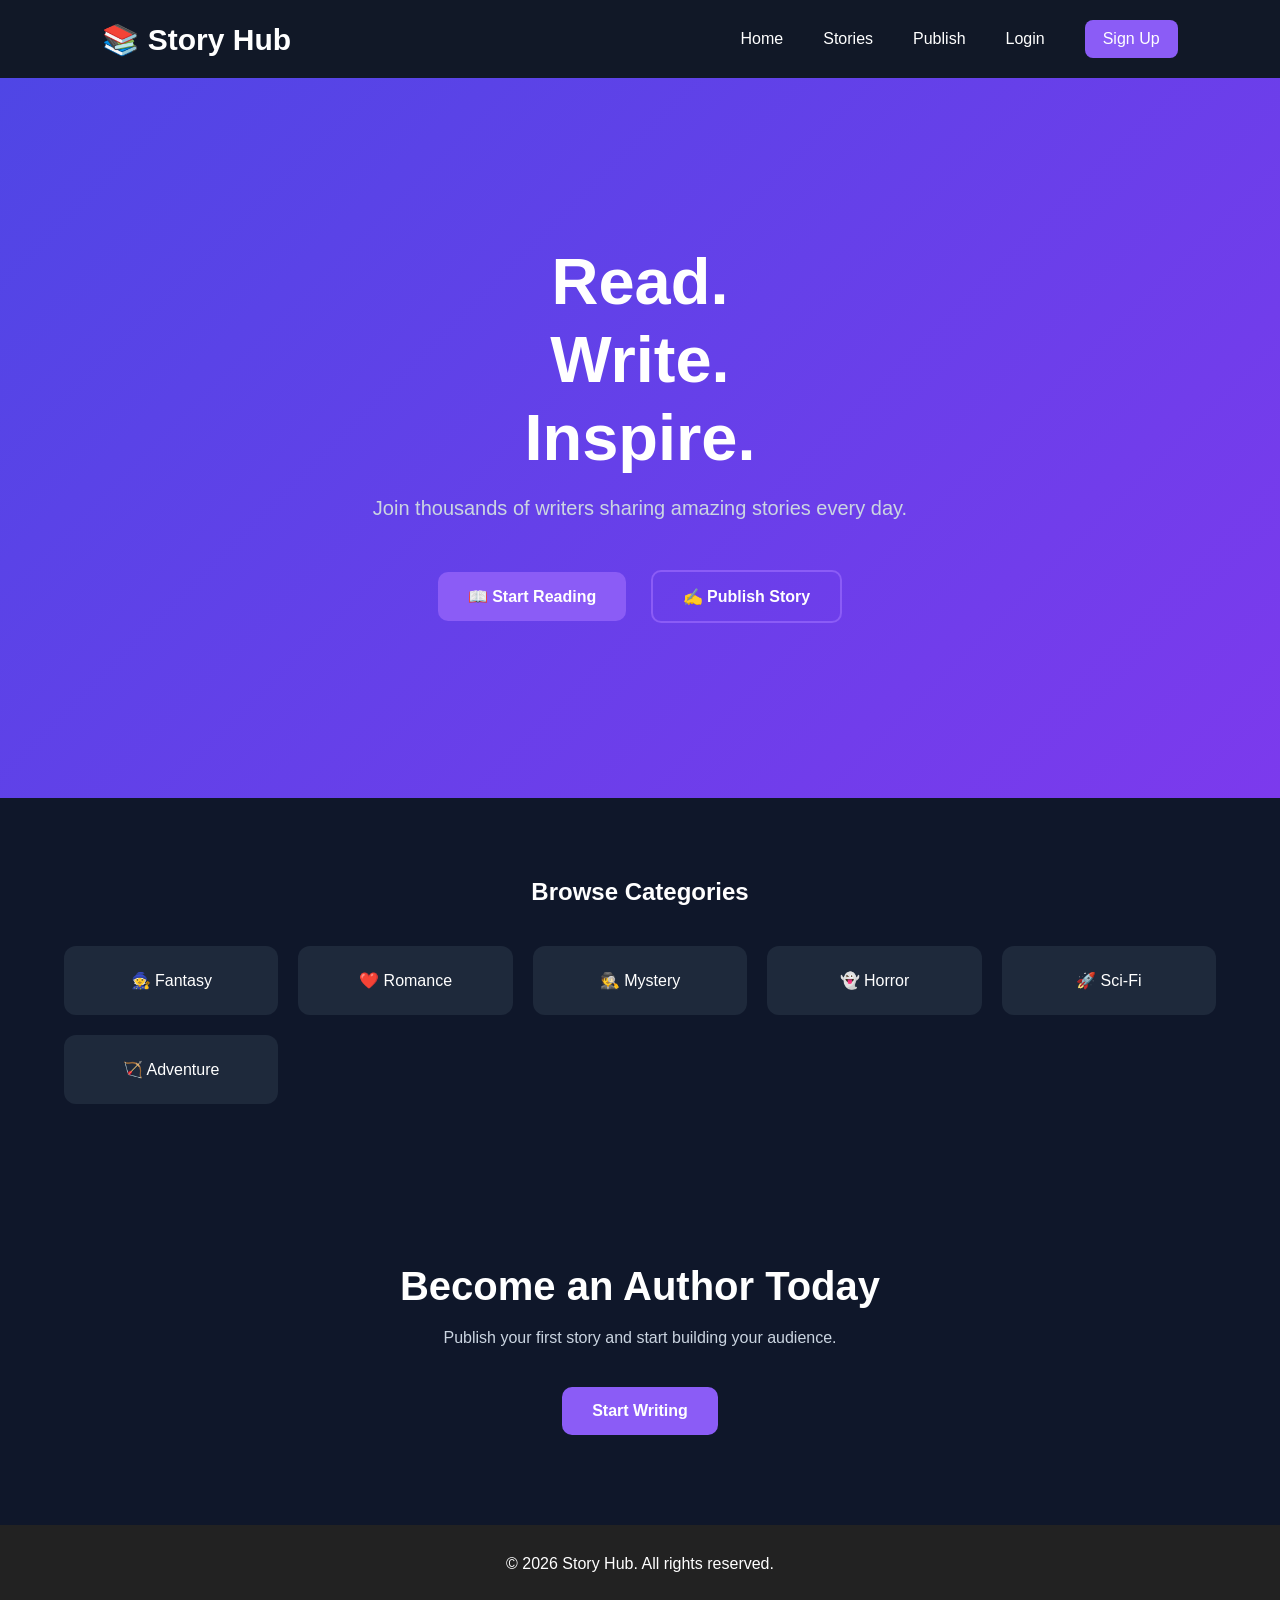
<file: index.html>
<!DOCTYPE html>
<html lang="en">
<head>
    <meta charset="UTF-8">
    <meta name="viewport" content="width=device-width, initial-scale=1.0">
    <title>Story Hub</title>
    <link rel="stylesheet" href="style.css">
</head>
<body>

<header class="navbar">

    <div class="logo">📚 Story Hub</div>

    <nav>

        <a href="index.html">Home</a>
        <a href="pages/read.html">Stories</a>
        <a href="pages/publish.html">Publish</a>
        <a href="pages/login.html">Login</a>
        <a href="pages/signup.html" class="signup-btn">Sign Up</a>

    </nav>

</header>

<section class="hero">

    <div class="hero-text">

        <h1>
            Read.<br>
            Write.<br>
            Inspire.
        </h1>

        <p>

            Join thousands of writers sharing amazing stories every day.

        </p>

        <div class="hero-buttons">

            <a href="pages/read.html" class="primary-btn">
                📖 Start Reading
            </a>

            <a href="pages/publish.html" class="secondary-btn">
                ✍️ Publish Story
            </a>

        </div>

    </div>

</section>

<section class="categories">

    <h2>Browse Categories</h2>

    <div class="category-grid">

        <div class="category">🧙 Fantasy</div>

        <div class="category">❤️ Romance</div>

        <div class="category">🕵 Mystery</div>

        <div class="category">👻 Horror</div>

        <div class="category">🚀 Sci-Fi</div>

        <div class="category">🏹 Adventure</div>

    </div>

</section>

<section class="cta">

    <h2>Become an Author Today</h2>

    <p>
        Publish your first story and start building your audience.
    </p>

    <a href="pages/publish.html" class="primary-btn">

        Start Writing

    </a>

</section>

<footer>

    <p>© 2026 Story Hub. All rights reserved.</p>

</footer>

</body>
</html>
</html>
</file>
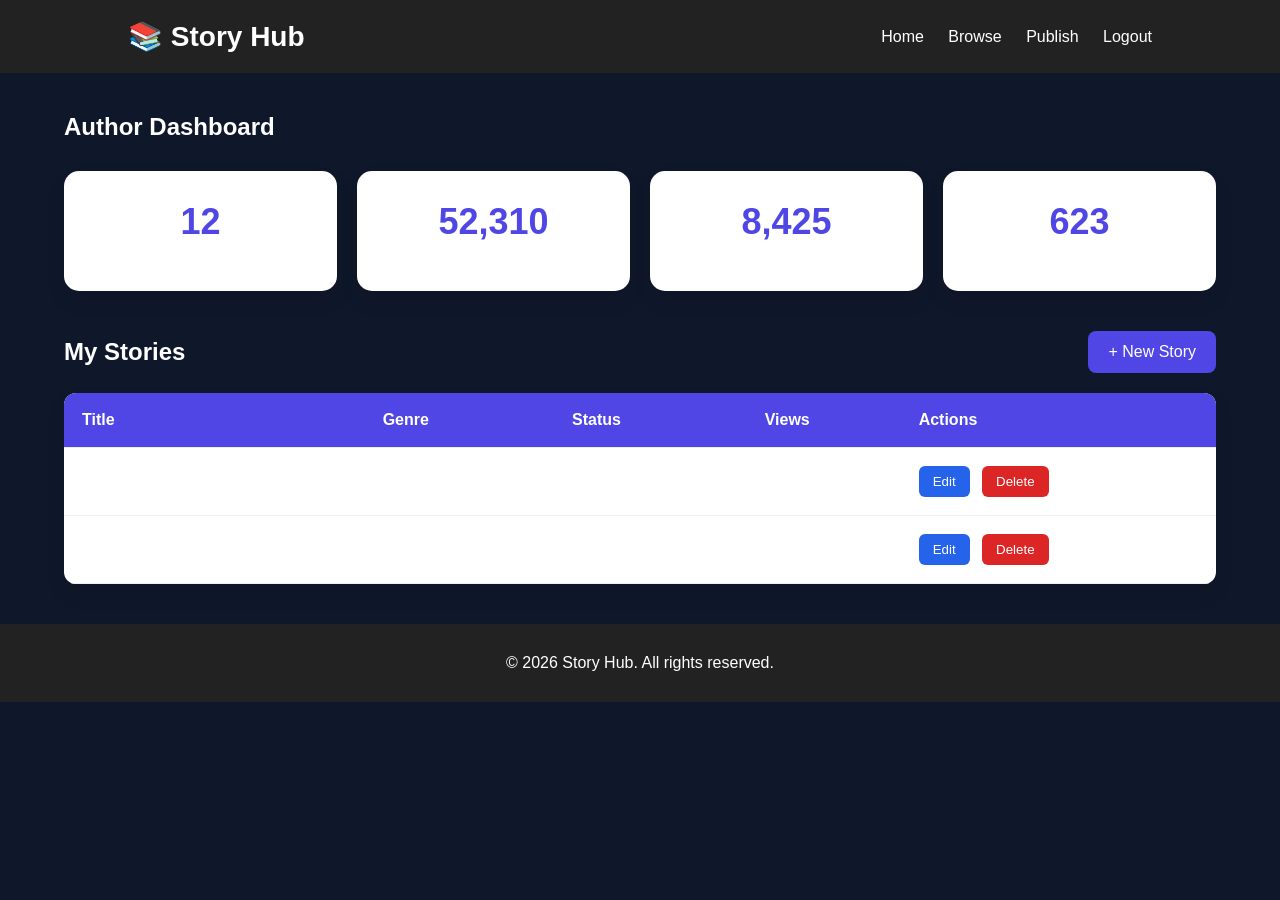
<file: ages/dashboard.html>
<!DOCTYPE html>
<html lang="en">
<head>
    <meta charset="UTF-8">
    <meta name="viewport" content="width=device-width, initial-scale=1.0">
    <title>Dashboard | Story Hub</title>
    <link rel="stylesheet" href="../style.css">
</head>
<body>

<header>
    <div class="logo">📚 Story Hub</div>

    <nav>
        <a href="../index.html">Home</a>
        <a href="read.html">Browse</a>
        <a href="publish.html">Publish</a>
        <a href="login.html">Logout</a>
    </nav>
</header>

<section class="dashboard">

    <h1>Author Dashboard</h1>

    <div class="stats">

        <div class="stat-card">
            <h2>12</h2>
            <p>Stories</p>
        </div>

        <div class="stat-card">
            <h2>52,310</h2>
            <p>Total Views</p>
        </div>

        <div class="stat-card">
            <h2>8,425</h2>
            <p>Likes</p>
        </div>

        <div class="stat-card">
            <h2>623</h2>
            <p>Comments</p>
        </div>

    </div>

    <div class="dashboard-header">
        <h2>My Stories</h2>

        <a href="publish.html" class="new-story-btn">
            + New Story
        </a>
    </div>

    <table>

        <tr>
            <th>Title</th>
            <th>Genre</th>
            <th>Status</th>
            <th>Views</th>
            <th>Actions</th>
        </tr>

        <tr>
            <td>The Lost Kingdom</td>
            <td>Fantasy</td>
            <td>Published</td>
            <td>24,521</td>

            <td>
                <button>Edit</button>
                <button>Delete</button>
            </td>

        </tr>

        <tr>
            <td>Forever Yours</td>
            <td>Romance</td>
            <td>Draft</td>
            <td>0</td>

            <td>
                <button>Edit</button>
                <button>Delete</button>
            </td>

        </tr>

    </table>

</section>

<footer>
    <p>© 2026 Story Hub. All rights reserved.</p>
</footer>

<script src="../script.js"></script>

</body>
</html>
</file>
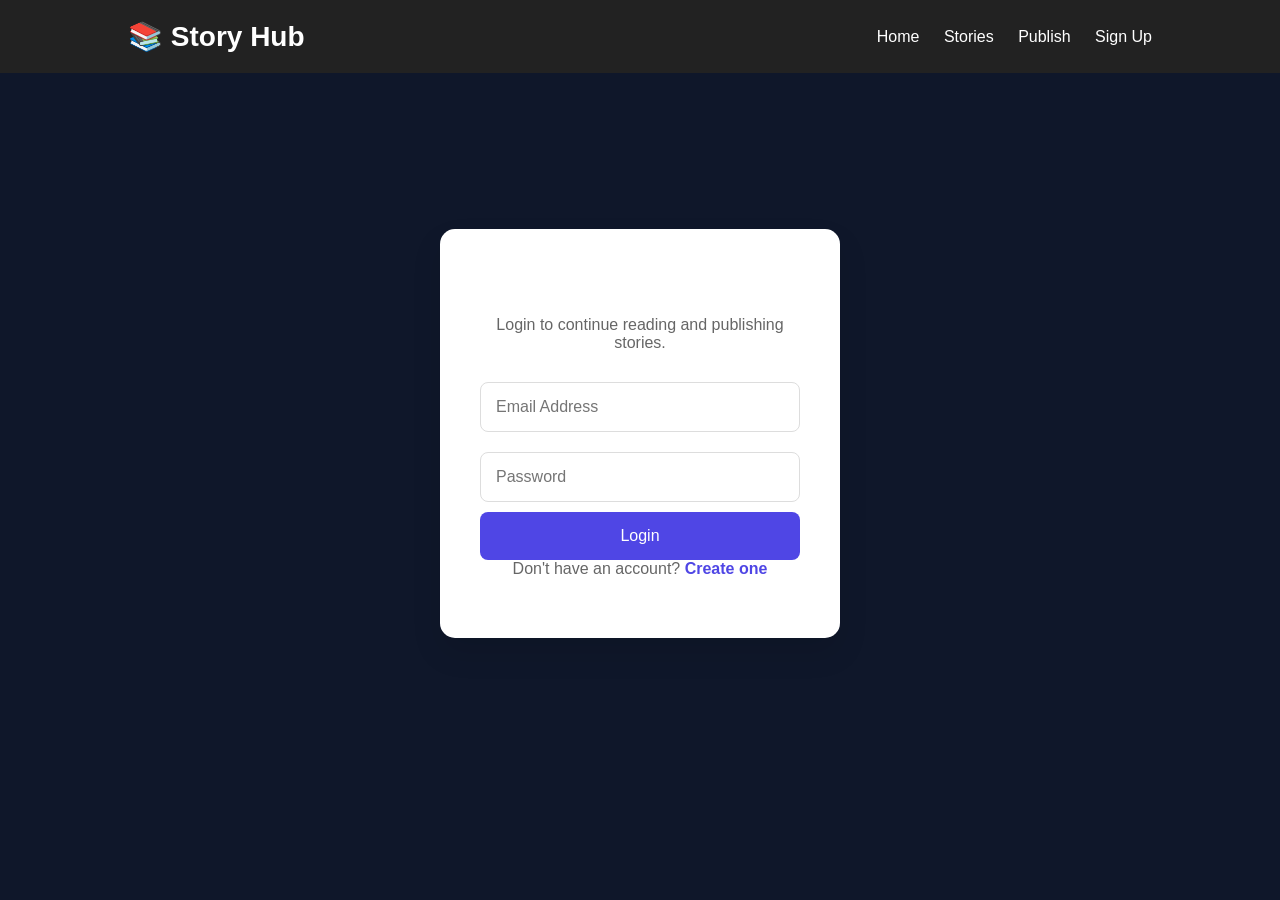
<file: pages/login.html>
<!DOCTYPE html>
<html lang="en">
<head>
    <meta charset="UTF-8">
    <meta name="viewport" content="width=device-width, initial-scale=1.0">
    <title>Login - Story Hub</title>
    <link rel="stylesheet" href="../style.css">
</head>
<body>

<header>
    <div class="logo">📚 Story Hub</div>

    <nav>
        <a href="../index.html">Home</a>
        <a href="read.html">Stories</a>
        <a href="publish.html">Publish</a>
        <a href="signup.html">Sign Up</a>
    </nav>
</header>

<div class="form-container">

    <form class="login-box">

        <h1>Welcome Back</h1>

        <p>Login to continue reading and publishing stories.</p>

        <input type="email" placeholder="Email Address" required>

        <input type="password" placeholder="Password" required>

        <button type="submit">Login</button>

        <p>
            Don't have an account?
            <a href="signup.html">Create one</a>
        </p>

    </form>

</div>

</body>
</html>
</file>
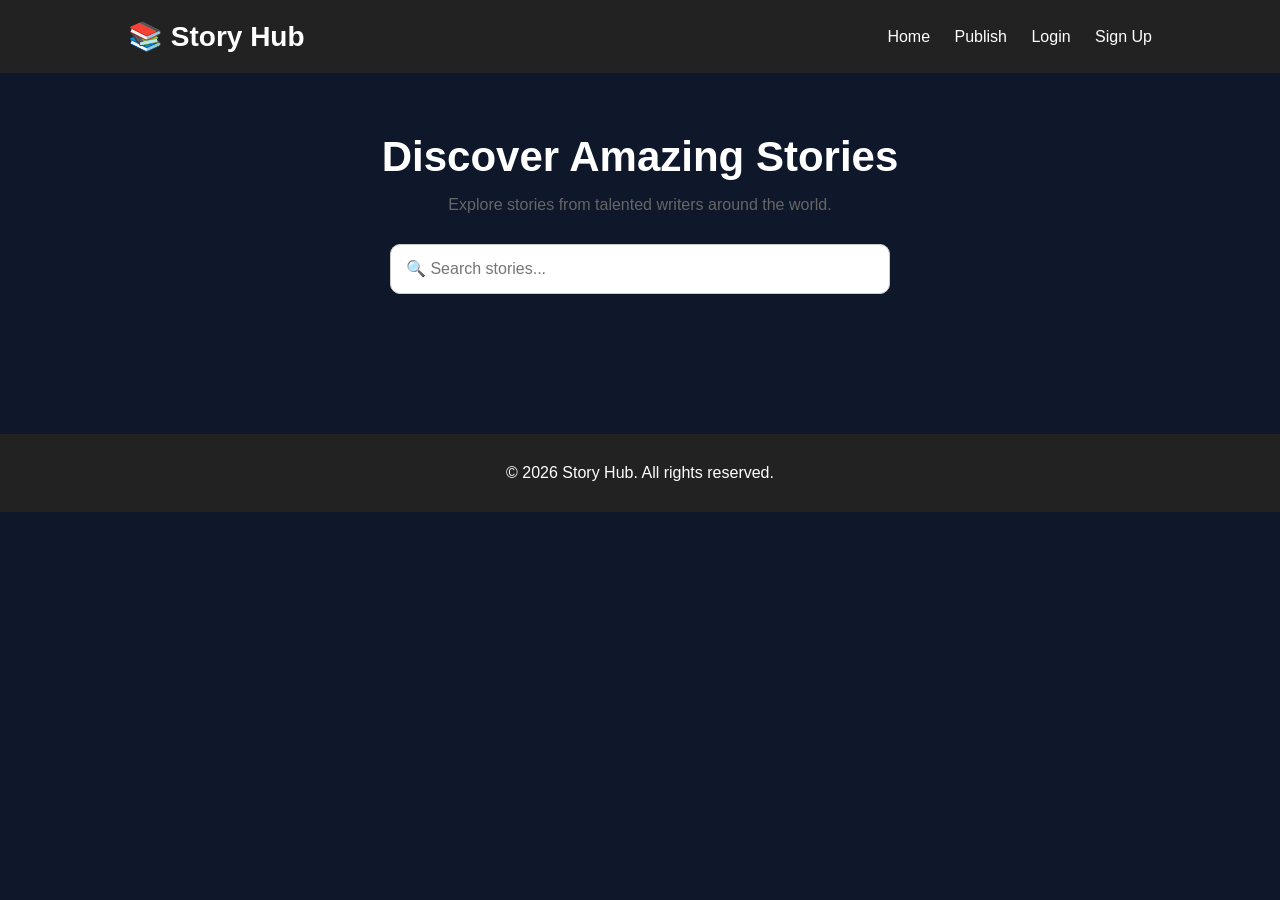
<file: pages/read.html>
<!DOCTYPE html>
<html lang="en">
<head>
    <meta charset="UTF-8">
    <meta name="viewport" content="width=device-width, initial-scale=1.0">
    <title>Browse Stories | Story Hub</title>
    <link rel="stylesheet" href="../style.css">
</head>
<body>

<header>
    <div class="logo">📚 Story Hub</div>

    <nav>
        <a href="../index.html">Home</a>
        <a href="publish.html">Publish</a>
        <a href="login.html">Login</a>
        <a href="signup.html">Sign Up</a>
    </nav>
</header>

<section class="browse-header">

    <h1>Discover Amazing Stories</h1>

    <p>Explore stories from talented writers around the world.</p>

    <input
        type="text"
        placeholder="🔍 Search stories..."
        class="search-box"
    >

</section>

<!-- Stories published by users will appear here automatically -->
<section class="story-grid">

</section>

<footer>
    <p>© 2026 Story Hub. All rights reserved.</p>
</footer>

<script src="../script.js"></script>

</body>
</html>
</html>
</file>
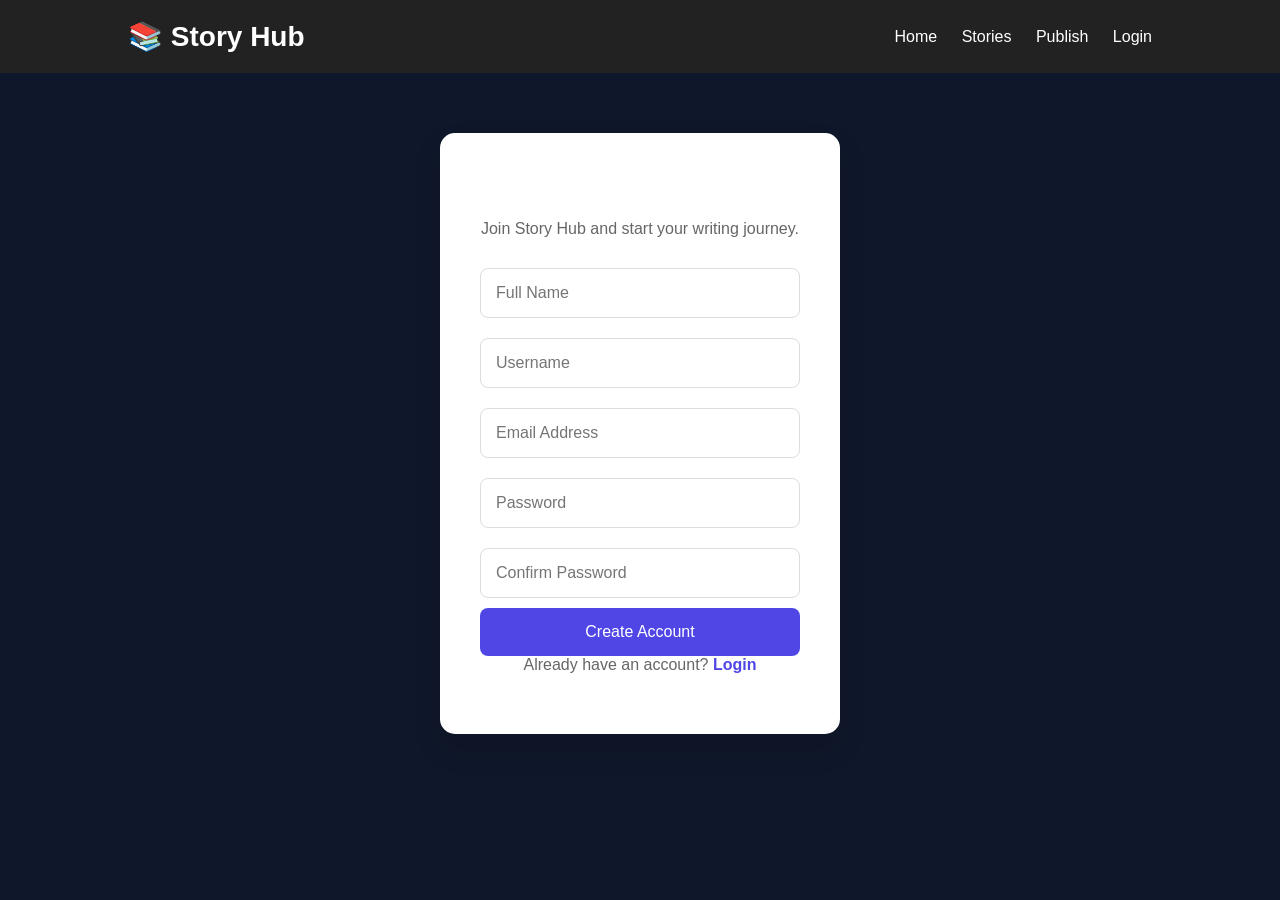
<file: pages/signup.html>
<!DOCTYPE html>
<html lang="en">
<head>
    <meta charset="UTF-8">
    <meta name="viewport" content="width=device-width, initial-scale=1.0">
    <title>Sign Up - Story Hub</title>
    <link rel="stylesheet" href="../style.css">
</head>
<body>

<header>
    <div class="logo">📚 Story Hub</div>

    <nav>
        <a href="../index.html">Home</a>
        <a href="read.html">Stories</a>
        <a href="publish.html">Publish</a>
        <a href="login.html">Login</a>
    </nav>
</header>

<div class="form-container">

    <form class="login-box">

        <h1>Create Account</h1>

        <p>Join Story Hub and start your writing journey.</p>

        <input type="text" placeholder="Full Name" required>

        <input type="text" placeholder="Username" required>

        <input type="email" placeholder="Email Address" required>

        <input type="password" placeholder="Password" required>

        <input type="password" placeholder="Confirm Password" required>

        <button type="submit">Create Account</button>

        <p>
            Already have an account?
            <a href="login.html">Login</a>
        </p>

    </form>

</div>

</body>
</html>
</file>
<file: style.css>
*{
    margin:0;
    padding:0;
    box-sizing:border-box;
    font-family:Arial, Helvetica, sans-serif;
}

body{
    background:#f4f6f9;
    color:#222;
}

header{
    display:flex;
    justify-content:space-between;
    align-items:center;
    padding:20px 10%;
    background:#222;
}

.logo{
    color:#fff;
    font-size:28px;
    font-weight:bold;
}

nav a{
    color:white;
    text-decoration:none;
    margin-left:20px;
}

.btn{
    background:#4f46e5;
    padding:10px 18px;
    border-radius:8px;
}

.hero{
    text-align:center;
    padding:120px 20px;
    background:linear-gradient(135deg,#4f46e5,#7c3aed);
    color:white;
}

.hero h1{
    font-size:48px;
    margin-bottom:20px;
}

.hero p{
    font-size:20px;
    margin-bottom:30px;
}

.buttons a{
    text-decoration:none;
    padding:15px 25px;
    margin:10px;
    border-radius:8px;
}

.primary{
    background:white;
    color:#4f46e5;
}

.secondary{
    border:2px solid white;
    color:white;
}

.featured{
    width:90%;
    margin:60px auto;
}

.cards{
    display:grid;
    grid-template-columns:repeat(auto-fit,minmax(250px,1fr));
    gap:20px;
    margin-top:20px;
}

.card{
    background:white;
    padding:25px;
    border-radius:12px;
    box-shadow:0 10px 20px rgba(0,0,0,.1);
}
.form-container{
    display:flex;
    justify-content:center;
    align-items:center;
    min-height:80vh;
}

.login-box{
    width:400px;
    background:white;
    padding:40px;
    border-radius:15px;
    box-shadow:0 15px 30px rgba(0,0,0,.1);
}

.login-box h1{
    margin-bottom:10px;
    text-align:center;
}

.login-box p{
    text-align:center;
    margin-bottom:20px;
    color:#666;
}

.login-box input{
    width:100%;
    padding:15px;
    margin:10px 0;
    border:1px solid #ddd;
    border-radius:8px;
    font-size:16px;
}

.login-box button{
    width:100%;
    padding:15px;
    background:#4f46e5;
    color:white;
    border:none;
    border-radius:8px;
    cursor:pointer;
    font-size:16px;
    transition:.3s;
}

.login-box button:hover{
    background:#4338ca;
}

.login-box a{
    color:#4f46e5;
    text-decoration:none;
    font-weight:bold;
}

footer{
    text-align:center;
    padding:30px;
    background:#222;
    color:white;
}
.publish-page{
    width:90%;
    max-width:900px;
    margin:50px auto;
}

.publish-page h1{
    text-align:center;
    margin-bottom:10px;
    font-size:40px;
}

.publish-page p{
    text-align:center;
    color:#666;
    margin-bottom:35px;
}

.publish-form{
    background:#fff;
    padding:30px;
    border-radius:15px;
    box-shadow:0 10px 25px rgba(0,0,0,.1);
}

.publish-form label{
    display:block;
    margin-top:20px;
    margin-bottom:8px;
    font-weight:bold;
}

.publish-form input,
.publish-form select,
.publish-form textarea{
    width:100%;
    padding:14px;
    border:1px solid #ddd;
    border-radius:8px;
    font-size:16px;
}

.publish-form textarea{
    resize:vertical;
}

.publish-buttons{
    display:flex;
    justify-content:flex-end;
    gap:15px;
    margin-top:30px;
}

.draft-btn{
    background:#888;
    color:white;
    border:none;
    padding:14px 24px;
    border-radius:8px;
    cursor:pointer;
}

.publish-btn{
    background:#4f46e5;
    color:white;
    border:none;
    padding:14px 24px;
    border-radius:8px;
    cursor:pointer;
}

.publish-btn:hover{
    background:#4338ca;
}

.draft-btn:hover{
    background:#666;
}
.browse-header{
    text-align:center;
    padding:60px 20px;
}

.browse-header h1{
    font-size:42px;
    margin-bottom:15px;
}

.browse-header p{
    color:#666;
    margin-bottom:30px;
}

.search-box{
    width:80%;
    max-width:500px;
    padding:15px;
    border:1px solid #ccc;
    border-radius:10px;
    font-size:16px;
}

.story-grid{
    width:90%;
    margin:40px auto;
    display:grid;
    grid-template-columns:repeat(auto-fit,minmax(320px,1fr));
    gap:30px;
}

.story-card{
    background:#fff;
    border-radius:15px;
    overflow:hidden;
    box-shadow:0 10px 20px rgba(0,0,0,.1);
    transition:.3s;
}

.story-card:hover{
    transform:translateY(-8px);
}

.story-card img{
    width:100%;
    height:220px;
    object-fit:cover;
}

.story-content{
    padding:20px;
}

.genre{
    display:inline-block;
    background:#4f46e5;
    color:white;
    padding:5px 12px;
    border-radius:20px;
    font-size:14px;
    margin-bottom:12px;
}

.story-content h2{
    margin-bottom:12px;
}

.story-content p{
    color:#555;
    margin-bottom:20px;
}

.story-info{
    display:flex;
    justify-content:space-between;
    margin-bottom:20px;
    color:#777;
}

.read-btn{
    display:block;
    text-align:center;
    background:#4f46e5;
    color:white;
    text-decoration:none;
    padding:12px;
    border-radius:8px;
}

.read-btn:hover{
    background:#4338ca;
}
.story-banner{
    width:90%;
    max-width:1200px;
    margin:40px auto;
    display:flex;
    gap:30px;
    flex-wrap:wrap;
}

.story-banner img{
    width:320px;
    border-radius:15px;
}

.banner-info{
    flex:1;
}

.banner-info h1{
    font-size:42px;
    margin-bottom:15px;
}

.author{
    color:#666;
    margin-bottom:20px;
}

.story-stats{
    display:flex;
    gap:20px;
    flex-wrap:wrap;
    margin-bottom:25px;
}

.story-actions button{
    padding:12px 20px;
    margin-right:10px;
    border:none;
    border-radius:8px;
    background:#4f46e5;
    color:white;
    cursor:pointer;
}

.story-reading{
    width:90%;
    max-width:900px;
    margin:40px auto;
    background:white;
    padding:40px;
    border-radius:15px;
    box-shadow:0 10px 25px rgba(0,0,0,.1);
}

.story-reading p{
    margin:25px 0;
    line-height:1.9;
    font-size:18px;
}

.chapter-buttons{
    display:flex;
    justify-content:space-between;
    margin-top:40px;
}

.chapter-buttons button{
    padding:12px 25px;
    border:none;
    background:#4f46e5;
    color:white;
    border-radius:8px;
    cursor:pointer;
}

.comments{
    width:90%;
    max-width:900px;
    margin:40px auto;
}

.comment{
    background:white;
    padding:20px;
    margin-bottom:20px;
    border-radius:10px;
    box-shadow:0 5px 15px rgba(0,0,0,.08);
}

.comment h4{
    margin-bottom:10px;
}

.comment-form textarea{
    width:100%;
    height:120px;
    padding:15px;
    border:1px solid #ccc;
    border-radius:10px;
    margin-bottom:15px;
}

.comment-form button{
    padding:12px 25px;
    border:none;
    background:#4f46e5;
    color:white;
    border-radius:8px;
    cursor:pointer;
}
.saved{
    background:#16a34a !important;
}
.dashboard{
    width:90%;
    max-width:1200px;
    margin:40px auto;
}

.dashboard h1{
    margin-bottom:30px;
}

.stats{
    display:grid;
    grid-template-columns:repeat(auto-fit,minmax(220px,1fr));
    gap:20px;
    margin-bottom:40px;
}

.stat-card{
    background:white;
    padding:30px;
    border-radius:15px;
    text-align:center;
    box-shadow:0 10px 20px rgba(0,0,0,.08);
}

.stat-card h2{
    color:#4f46e5;
    font-size:36px;
}

.dashboard-header{
    display:flex;
    justify-content:space-between;
    align-items:center;
    margin-bottom:20px;
}

.new-story-btn{
    background:#4f46e5;
    color:white;
    text-decoration:none;
    padding:12px 20px;
    border-radius:8px;
}

table{
    width:100%;
    background:white;
    border-collapse:collapse;
    border-radius:12px;
    overflow:hidden;
    box-shadow:0 10px 20px rgba(0,0,0,.08);
}

th,
td{
    padding:18px;
    border-bottom:1px solid #eee;
    text-align:left;
}

th{
    background:#4f46e5;
    color:white;
}

td button{
    border:none;
    padding:8px 14px;
    margin-right:8px;
    border-radius:6px;
    cursor:pointer;
}

td button:first-child{
    background:#2563eb;
    color:white;
}

td button:last-child{
    background:#dc2626;
    color:white;
}
/* =========================
   NEW HOMEPAGE DESIGN
========================= */

body{
    background:#0f172a;
    color:white;
    font-family:Arial, Helvetica, sans-serif;
}

.navbar{
    display:flex;
    justify-content:space-between;
    align-items:center;
    padding:20px 8%;
    background:#111827;
    position:sticky;
    top:0;
    z-index:1000;
}

.navbar .logo{
    font-size:30px;
    font-weight:bold;
}

.navbar nav{
    display:flex;
    gap:20px;
    align-items:center;
}

.navbar nav a{
    color:white;
    text-decoration:none;
    transition:.3s;
}

.navbar nav a:hover{
    color:#8b5cf6;
}

.signup-btn{
    background:#8b5cf6;
    padding:10px 18px;
    border-radius:8px;
}

.hero{
    min-height:80vh;
    display:flex;
    justify-content:center;
    align-items:center;
    text-align:center;
    padding:40px;
}

.hero h1{
    font-size:65px;
    line-height:1.2;
    margin-bottom:20px;
}

.hero p{
    color:#cbd5e1;
    font-size:20px;
    max-width:650px;
    margin:auto;
}

.hero-buttons{
    margin-top:40px;
}

.primary-btn,
.secondary-btn{
    display:inline-block;
    margin:10px;
    padding:15px 30px;
    border-radius:10px;
    text-decoration:none;
    font-weight:bold;
}

.primary-btn{
    background:#8b5cf6;
    color:white;
}

.secondary-btn{
    border:2px solid #8b5cf6;
    color:white;
}

.categories{
    width:90%;
    max-width:1200px;
    margin:80px auto;
}

.categories h2{
    text-align:center;
    margin-bottom:40px;
}

.category-grid{
    display:grid;
    grid-template-columns:repeat(auto-fit,minmax(180px,1fr));
    gap:20px;
}

.category{
    background:#1e293b;
    padding:25px;
    border-radius:12px;
    text-align:center;
    transition:.3s;
    cursor:pointer;
}

.category:hover{
    transform:translateY(-5px);
    background:#8b5cf6;
}

.cta{
    text-align:center;
    padding:80px 20px;
}

.cta h2{
    font-size:40px;
    margin-bottom:20px;
}

.cta p{
    color:#cbd5e1;
    margin-bottom:30px;
}
</file>
